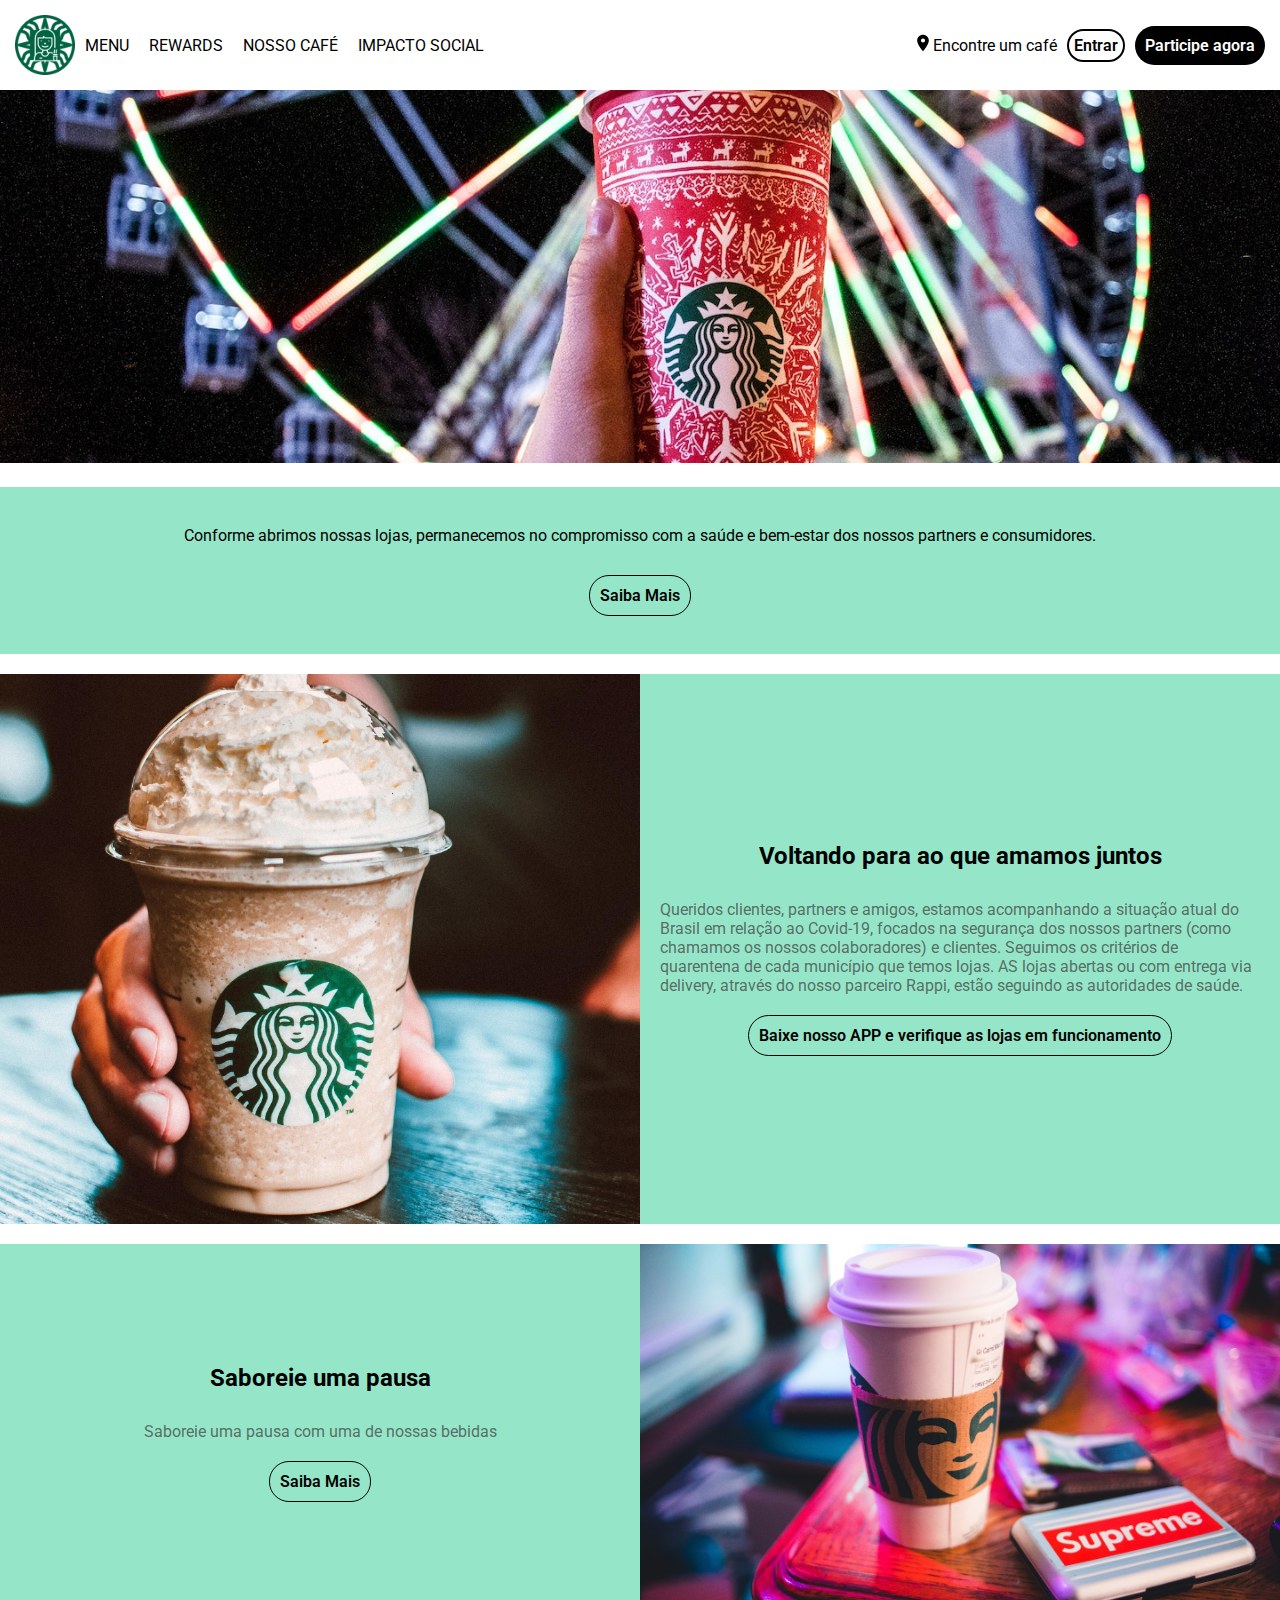
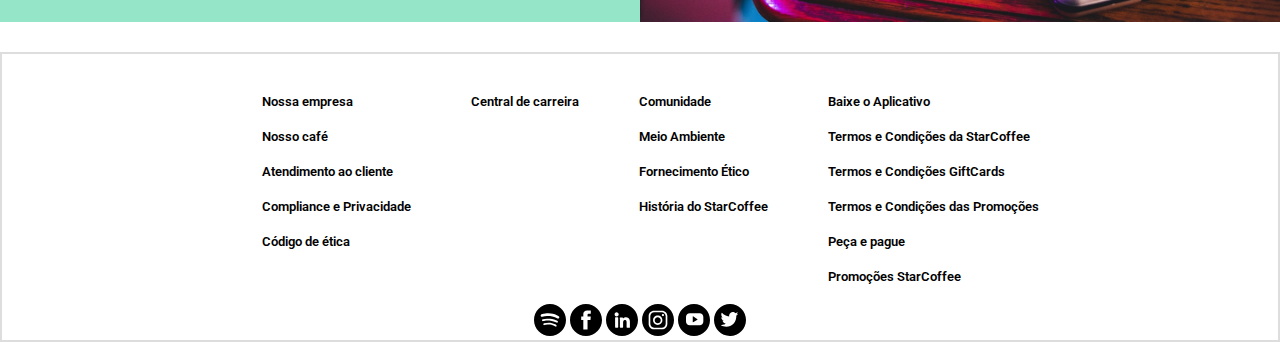
<file: index.html>
<!DOCTYPE html>
<html lang="en">
<head>
    <meta charset="UTF-8">
    <meta http-equiv="X-UA-Compatible" content="IE=edge">
    <meta name="viewport" content="width=device-width, initial-scale=1.0">
    <title>StarCoffee</title>
    <link rel="stylesheet" href="css/style.css">
    <link rel="preconnect" href="https://fonts.googleapis.com">
    <link rel="preconnect" href="https://fonts.gstatic.com" crossorigin>
    <link href="https://fonts.googleapis.com/css2?family=Roboto:ital,wght@0,100;0,500;1,100&display=swap" rel="stylesheet">

</head>
<body>
   
    <header class="cabecalho">
        <div class="logomenu">
            <img class="logo1" src="img/logo.png">
                <nav>
                    <ul class="menu">
                        <li> <a href="#"> </a> MENU </li>
                        <li> <a href="#"> </a> REWARDS </li>
                        <li> <a href="#"> </a> NOSSO CAFÉ </li>
                        <li> <a href="#"> </a> IMPACTO SOCIAL </li>
                    </ul>
            </nav> 
        </div>
        <div class="botoesmenu">
                <a href="#" class="encontrar"> <img src="img/location.svg"> </a> Encontre um café
                <a href="#" class="botaoentrar"> Entrar </a>  
                 <a href="#" class="botaoparticipe"> Participe agora </a>
         </div>
    </header>

    <main>
        <img class="img1" src="img/capasite.jpg" alt="">

        <div class="aviso"> 
            <p> Conforme abrimos nossas lojas, permanecemos no compromisso com a saúde e bem-estar 
                dos nossos partners e consumidores. </p>
            <a href="#" class="saibamais"> Saiba Mais </a>
        </div>

        <div class="div2"> 
                <img class="img2" src="img/site1.jpg">
            <div class="texto2">
                <h2> Voltando para ao que amamos juntos </h2>
                <p class="paragrafo1"> Queridos clientes, partners e amigos, estamos acompanhando a situação atual
                do Brasil em relação ao Covid-19, focados na segurança dos nossos partners 
                (como chamamos os nossos colaboradores) e clientes. Seguimos os critérios
                de quarentena de cada município que temos lojas. AS lojas abertas ou com 
                entrega via delivery, através do nosso parceiro Rappi, estão seguindo as 
                autoridades de saúde. 
                </p>
                <a href="#" class="botaobaixar"> Baixe nosso APP e verifique as lojas em funcionamento </a>
            </div>
        </div>

        <div class="div3">
            <div class="texto3"> 
                <h2> Saboreie uma pausa </h2>
                <p class="paragrafo2"> Saboreie uma pausa com uma de nossas bebidas </p>
                <a href="#" class="saibamais"> Saiba Mais </a>
            </div>

            <img class="img3" src="img/site2.jpg">
        </div>
    </main>

    <footer class="rodape">
        <div class="colunas">
                 <ul>
                    <li> <a href="#"> Nossa empresa </a> </li>
                    <li> <a href="#">  Nosso café </a> </li>
                    <li> <a href="#"> Atendimento ao cliente </a> </li>
                    <li> <a href="#"> Compliance e Privacidade </a> </li>
                    <li> <a href="#"> Código de ética </a> </li>
                </ul>
              
                <ul>
                    <li> <a href="#"> Central de carreira </a> </li>
                </ul>
            
                 <ul class="c2">
                    <li> <a href="#"> Comunidade </a> </li>
                    <li> <a href="#"> Meio Ambiente </a> </li>
                    <li> <a href="#"> Fornecimento Ético </a> </li>
                    <li> <a href="#"> História do StarCoffee </a> </li>
                </ul>
            
            
                <ul class="c3">
                    <li> <a href="#"> Baixe o Aplicativo </a> </li>
                    <li> <a href="#"> Termos e Condições da StarCoffee </a> </li>
                    <li> <a href="#"> Termos e Condições GiftCards </a> </li>
                    <li> <a href="#"> Termos e Condições das Promoções </a> </li>
                    <li> <a href="#"> Peça e pague </a> </li>
                    <li> <a href="#"> Promoções StarCoffee </a> </li>
                </ul>
            </div>  
        <div class="redessociais">
            <p>
                <img src="img/icon-spotify.svg">
                <img src="img/icon-facebook.svg">
                <img src="img/icon-linkedin.svg">
                <img src="img/icon-instagram.svg">
                <img src="img/icon-youtube.svg">
                <img src="img/icon-twitter.svg">
            </p>
        </div>

        
    </footer>
</body>
</html>
</file>
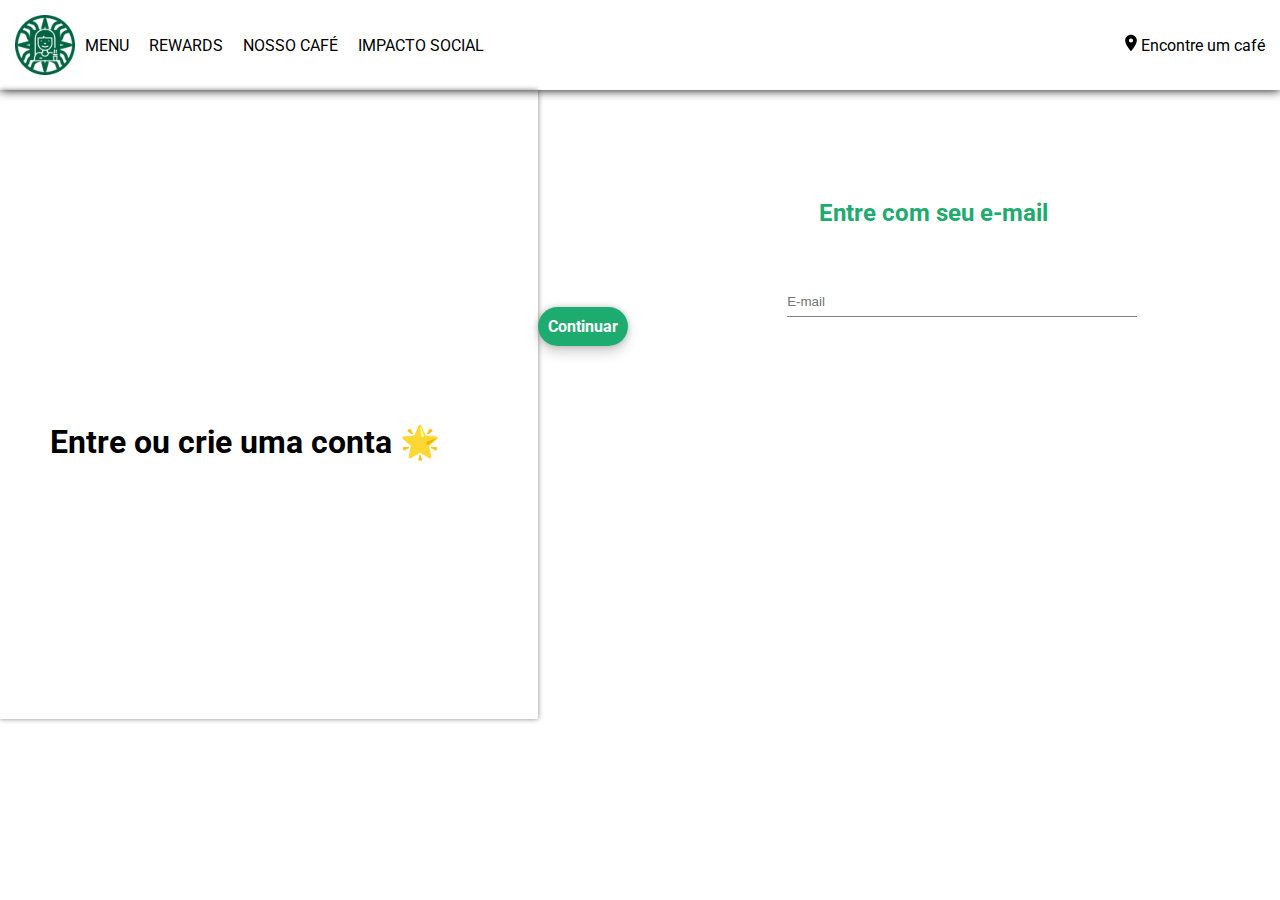
<file: login.html>
<!DOCTYPE html>
<html lang="en">
<head>
    <meta charset="UTF-8">
    <meta http-equiv="X-UA-Compatible" content="IE=edge">
    <meta name="viewport" content="width=device-width, initial-scale=1.0">
    <title>Document</title>
    <link rel="stylesheet" href="css/login.css">
    <link rel="preconnect" href="https://fonts.googleapis.com">
    <link rel="preconnect" href="https://fonts.gstatic.com" crossorigin>
    <link href="https://fonts.googleapis.com/css2?family=Roboto:ital,wght@0,100;0,500;1,100&display=swap" rel="stylesheet">
</head>
<body>
    
    <header class="cabecalho">
        <div class="logomenu">
            <img class="logo1" src="img/logo.png">
                <nav>
                    <ul class="menu">
                        <li> <a href="#"> </a> MENU </li>
                        <li> <a href="#"> </a> REWARDS </li>
                        <li> <a href="#"> </a> NOSSO CAFÉ </li>
                        <li> <a href="#"> </a> IMPACTO SOCIAL </li>
                    </ul>
            </nav> 
        </div>
        <div class="botoesmenu">
                <a href="#" class="encontrar"> <img src="img/location.svg"> </a> Encontre um café
         </div>
    </header>

    <main>
        <div class="txt1">
            <h1> Entre ou crie uma conta 🌟 </h1>
        </div>
        <div class="email">
            <h2> Entre com seu e-mail </h2>
            <input type="email" placeholder="E-mail">
            <a  href="#" class="continuar"> Continuar </a>
        </div>
    </main>

</body>
</html>
</file>
<file: css/style.css>
* {
    margin: 0;
    padding: 0;
    box-sizing: border-box;
}
body {
    font-family: 'Roboto', sans-serif;
}
:root {
    --preto: rgb(0, 0, 0);
    --branco: white;
    --azul: rgb(149, 230, 201);
}
.cabecalho {
    background-color: var(--branco);
    display: flex;
    justify-content: space-between;
    padding: 15px;
    box-shadow: 0 0 10px var(--preto);
}
.logomenu {
    display: flex;
}
.logomenu > img {
    height: 60px;
}
.menu {
    display: flex;
    align-items: center;
    height: 100%;
}
.menu > li {
    padding: 10px;
}
.botoesmenu {
    display: flex;
    align-items: center;
}
li {
    list-style-type: none;
}
a {
    text-decoration: none;
    color: var(--preto);
    font-weight: 600;
}
.botaoentrar {
    border: 2px solid var(--preto);
    border-radius: 22px;
    padding: 5px;
    margin: 10px;
}
.botaoparticipe {
    background-color: var(--preto);
    color: var(--branco);
    border-radius: 25px;
    padding: 10px;
}
main {
    max-width: 1300px;
    margin: 0 auto;
}
main > img {
    width: 100%;
    height: 100%;
}
.aviso {
    display: flex;
    flex-direction: column ;
    text-align: center;
    align-items: center;
    margin-top: 20px;
    background-color: var(--azul);
    padding: 3%;
}
.aviso > p {
    margin-bottom: 30px;
    text-align: center;
}
.saibamais {
    text-decoration: none;
    color: black;
    border: 1px solid black;
    border-radius: 20px;
    padding: 10px;
    
}
.div2 {
    background-color: var(--azul);
    margin-top: 20px;
    display: flex;
}
.texto2 {
    width: 50%;
    display: flex;
    flex-direction: column;
    align-items: center;
    justify-content: center;
    padding: 20px;
}
.img2 {
    width: 50%;
}
.div3 {
    background-color: var(--azul);
    margin-top: 20px;
    display: flex;
}
.img3 {
    width: 50%;
}
.texto3 {
    width: 50%;
    display: flex;
    flex-direction: column;
    align-items: center;
    justify-content: center;
    padding: 20px;
}
div > h2 {
    margin-bottom: 30px;
}
.p1 {
    margin-bottom: 30px;
}
.colunas {
    display: flex;
    justify-content: center;
    font-size: small;
    margin-top: 20px;
    color: rgba(66, 64, 64, 0.181);
}
.paragrafo1 {
    color: rgba(66, 64, 64, 0.74);
}
.paragrafo2 {
    color: rgba(66, 64, 64, 0.74);
    margin-bottom: 20px;
}
footer {
    border: 2px solid rgba(66, 64, 64, 0.181);
    margin-top: 30px;
}
.redessociais {
    text-align: center;
}
.colunas > ul > li {
    padding-left: 20px;
    margin: 20px;
}
.botaobaixar {
    border: 1px solid black;
    border-radius: 30px;
    padding: 10px;
    margin-top: 20px;
}
</file>
<file: css/login.css>
* {
    margin: 0;
    padding: 0;
    box-sizing: border-box;
}
body {
    font-family: 'Roboto', sans-serif;
}
:root {
    --preto: rgb(0, 0, 0);
    --branco: white;
    --azul: rgb(149, 230, 201);
    --verde: rgb(30, 171, 112);
}
.cabecalho {
    background-color: var(--branco);
    display: flex;
    justify-content: space-between;
    padding: 15px;
    box-shadow: 0 0 10px var(--preto);
}
.logomenu {
    display: flex;
}
.logomenu > img {
    height: 60px;
}
.menu {
    display: flex;
    align-items: center;
    height: 100%;
}
.menu > li {
    padding: 10px;
}
.botoesmenu {
    display: flex;
    align-items: center;
}
li {
    list-style-type: none;
}
a {
    text-decoration: none;
    color: var(--preto);
    font-weight: bolder;
}
main {
    display: flex;
}
.txt1{
    display: flex;
    flex-direction: column;
    width: 42%;
    height: 100%;
    box-shadow: 0 0 5px rgba(0, 0, 0, 0.481);
}
main > .txt1 > h1 {
    align-items: center;
    margin-top: 62%;
    margin-left: 50px;
    margin-bottom: 48%;
}
.email {
    width: 50%;
    flex-direction: column;
}
main > .email > h2 {
    margin-top: 17%;
    color: var(--verde);
    margin-left: 44%;
}
input {
    margin-left: 39%;
    margin-top: 60px;
    border: none;
    border-bottom: 1px solid grey;
    width: 350px;
    height: 30px;
}
.continuar {
    margin-left: auto;
    margin-top: auto;
    background-color: var(--verde);
    color: var(--branco); 
    border-radius: 25px;
    padding: 10px;
    box-shadow: 0 0 6px rgba(0,0,0,.24), 0 8px 12px rgba(0,0,0,.14);
    font-weight: 700;
}
</file>
